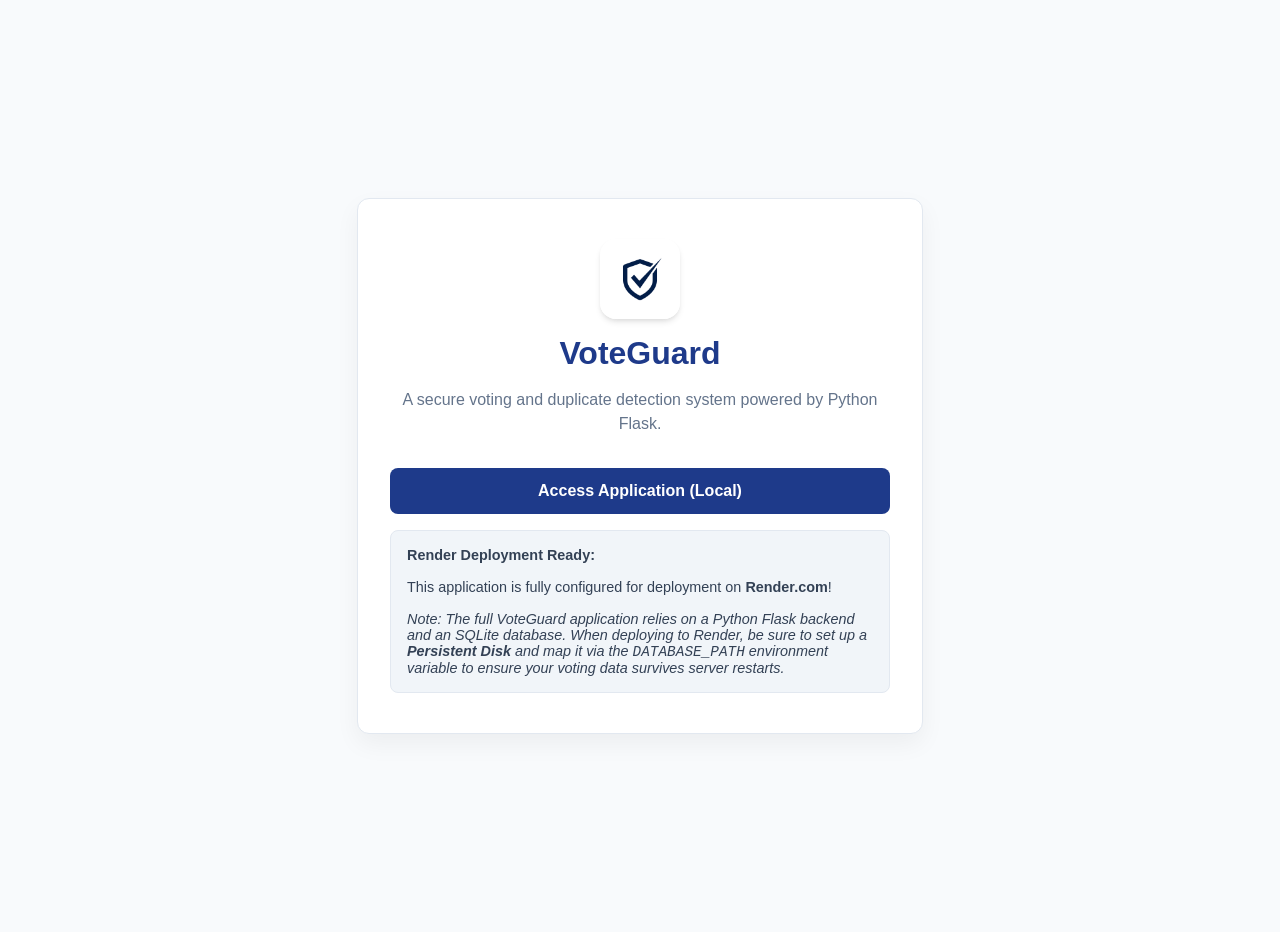
<file: index.html>
<!DOCTYPE html>
<html lang="en">
<head>
    <meta charset="UTF-8">
    <meta name="viewport" content="width=device-width, initial-scale=1.0">
    <title>VoteGuard - Secure Election Gateway</title>
    <style>
        body { 
            font-family: -apple-system, BlinkMacSystemFont, "Segoe UI", Roboto, Helvetica, Arial, sans-serif; 
            background: #f8fafc; 
            color: #0f172a; 
            display: flex;
            align-items: center;
            justify-content: center;
            min-height: 100vh;
            margin: 0;
            padding: 1rem;
        }
        .card { 
            background: white; 
            padding: 2.5rem 2rem; 
            border-radius: 12px; 
            box-shadow: 0 10px 25px rgba(0,0,0,0.05); 
            max-width: 500px; 
            width: 100%;
            text-align: center; 
            border: 1px solid #e2e8f0; 
        }
        h1 { 
            color: #1e3a8a; 
            margin-top: 0;
            margin-bottom: 0.5rem;
        }
        p {
            color: #64748b;
            line-height: 1.5;
            margin-bottom: 2rem;
        }
        .btn { 
            display: inline-block; 
            background: #1e3a8a; 
            color: white; 
            padding: 0.85rem 1.5rem; 
            border-radius: 8px; 
            text-decoration: none; 
            font-weight: 600; 
            width: 100%;
            box-sizing: border-box;
            transition: background 0.2s;
            margin-bottom: 1rem;
        }
        .btn:hover { 
            background: #1e40af; 
        }
        .alert { 
            background: #f1f5f9; 
            color: #334155; 
            padding: 1rem; 
            border-radius: 8px; 
            border: 1px solid #e2e8f0; 
            font-size: 0.9rem; 
            text-align: left;
        }
        .app-logo {
            width: 80px;
            height: 80px;
            object-fit: cover;
            margin: 0 auto 1rem auto;
            display: block;
            border-radius: 16px;
            box-shadow: 0 4px 6px -1px rgba(0, 0, 0, 0.1), 0 2px 4px -1px rgba(0, 0, 0, 0.06);
        }
    </style>
</head>
<body>
    <div class="card">
        <img src="static/logo.png" alt="VoteGuard Logo" class="app-logo">
        <h1>VoteGuard</h1>
        <p>A secure voting and duplicate detection system powered by Python Flask.</p>
        
        <!-- Link to access the local software -->
        <a href="http://127.0.0.1:5000/" class="btn">Access Application (Local)</a>
        
        <div class="alert">
            <strong>Render Deployment Ready:</strong><br><br>
            This application is fully configured for deployment on <b>Render.com</b>!<br><br>
            <em>Note: The full VoteGuard application relies on a Python Flask backend and an SQLite database. When deploying to Render, be sure to set up a <b>Persistent Disk</b> and map it via the <code>DATABASE_PATH</code> environment variable to ensure your voting data survives server restarts.</em>
        </div>
    </div>
    
    <script>
        // Automatically redirect to the local Flask server if opened directly from the file system
        if (window.location.protocol === 'file:') {
            console.log("Opened locally, click the button to access the Flask server on port 5000.");
        }
    </script>
</body>
</html>
</file>
